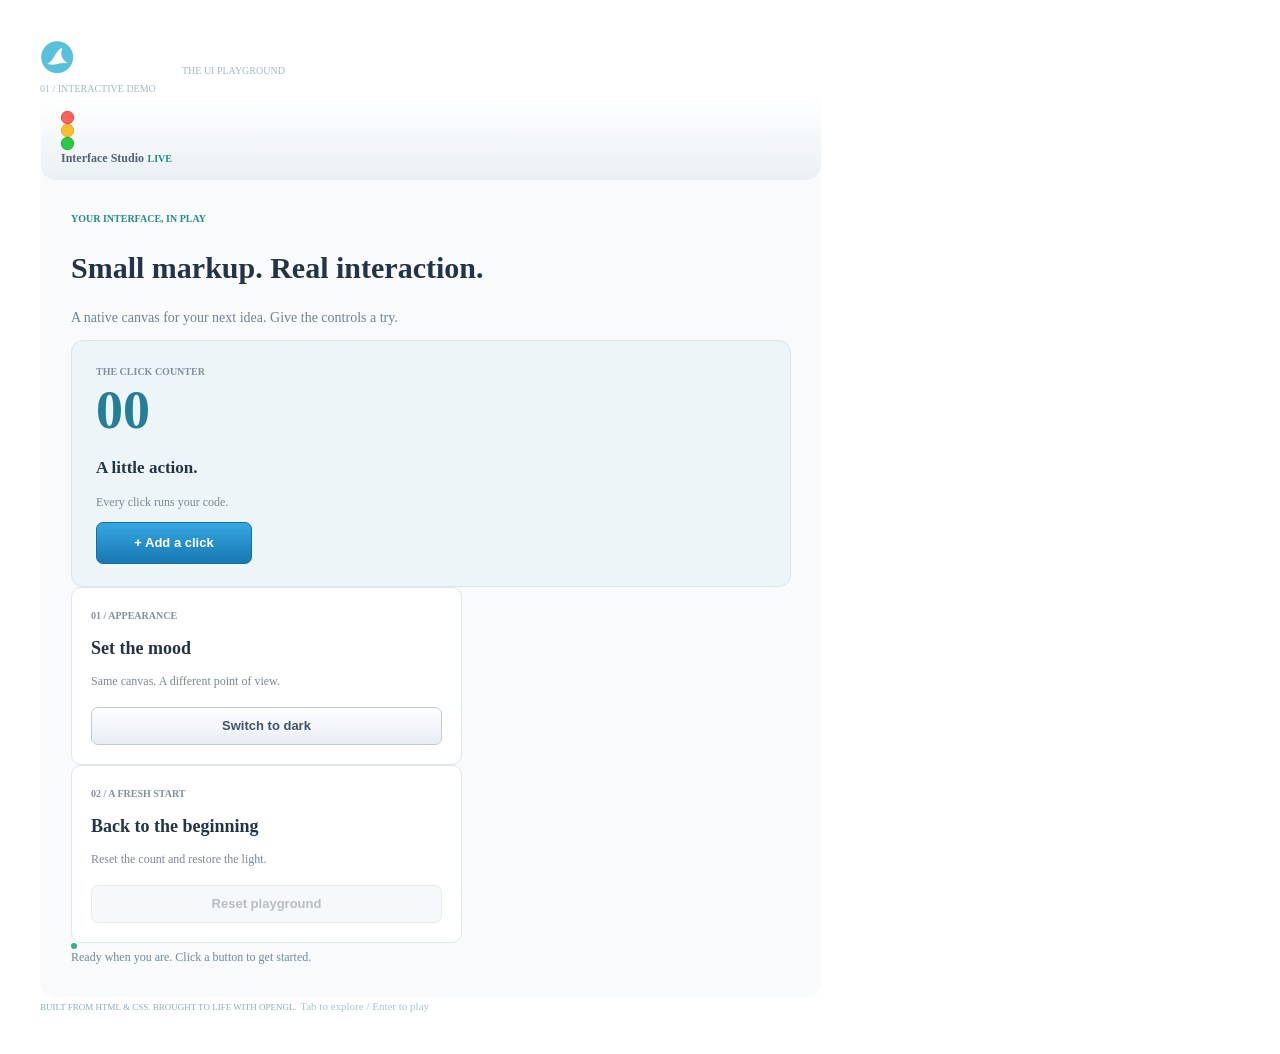
<file: src/GuiShark.Demo/Assets/index.html>
<!doctype html>
<html lang="en">
<head>
    <meta charset="utf-8">
    <title>GuiShark Playground</title>
    <link rel="stylesheet" href="styles.css">
</head>
<body>
    <header class="brand">
        <div class="brand-left">
            <img src="shark.png" class="logo">
            <span class="wordmark">GuiShark</span>
            <span class="brand-caption">THE UI PLAYGROUND</span>
        </div>
        <span class="version">01 / INTERACTIVE DEMO</span>
    </header>
    <main class="window">
        <header class="titlebar">
            <div class="traffic-lights">
                <div class="dot red"></div>
                <div class="dot yellow"></div>
                <div class="dot green"></div>
            </div>
            <span class="window-title">Interface Studio</span>
            <span class="live">LIVE</span>
        </header>
        <section class="workspace">
            <div class="intro">
                <span class="eyebrow">YOUR INTERFACE, IN PLAY</span>
                <h1>Small markup. Real interaction.</h1>
                <p class="subtitle">A native canvas for your next idea. Give the controls a try.</p>
            </div>
            <section class="counter-card">
                <div class="counter-copy">
                    <span class="section-label">THE CLICK COUNTER</span>
                    <div class="count-row">
                        <span id="count">00</span>
                        <div class="count-description">
                            <h3>A little action.</h3>
                            <p class="muted">Every click runs your code.</p>
                        </div>
                    </div>
                </div>
                <button id="increment" class="primary">+ Add a click</button>
            </section>
            <div class="options-row">
                <section class="option-card">
                    <span class="section-label">01 / APPEARANCE</span>
                    <h2>Set the mood</h2>
                    <p class="muted">Same canvas. A different point of view.</p>
                    <button id="theme">Switch to dark</button>
                </section>
                <section class="option-card">
                    <span class="section-label">02 / A FRESH START</span>
                    <h2>Back to the beginning</h2>
                    <p class="muted">Reset the count and restore the light.</p>
                    <button id="reset" disabled>Reset playground</button>
                </section>
            </div>
            <footer class="statusbar">
                <div class="status-dot"></div>
                <span id="status">Ready when you are. Click a button to get started.</span>
            </footer>
        </section>
    </main>
    <footer class="page-footer">
        <span class="footer-label">BUILT FROM HTML &amp; CSS. BROUGHT TO LIFE WITH OPENGL.</span>
        <span class="keyboard-hint">Tab to explore / Enter to play</span>
    </footer>
</body>
</html>
</file>
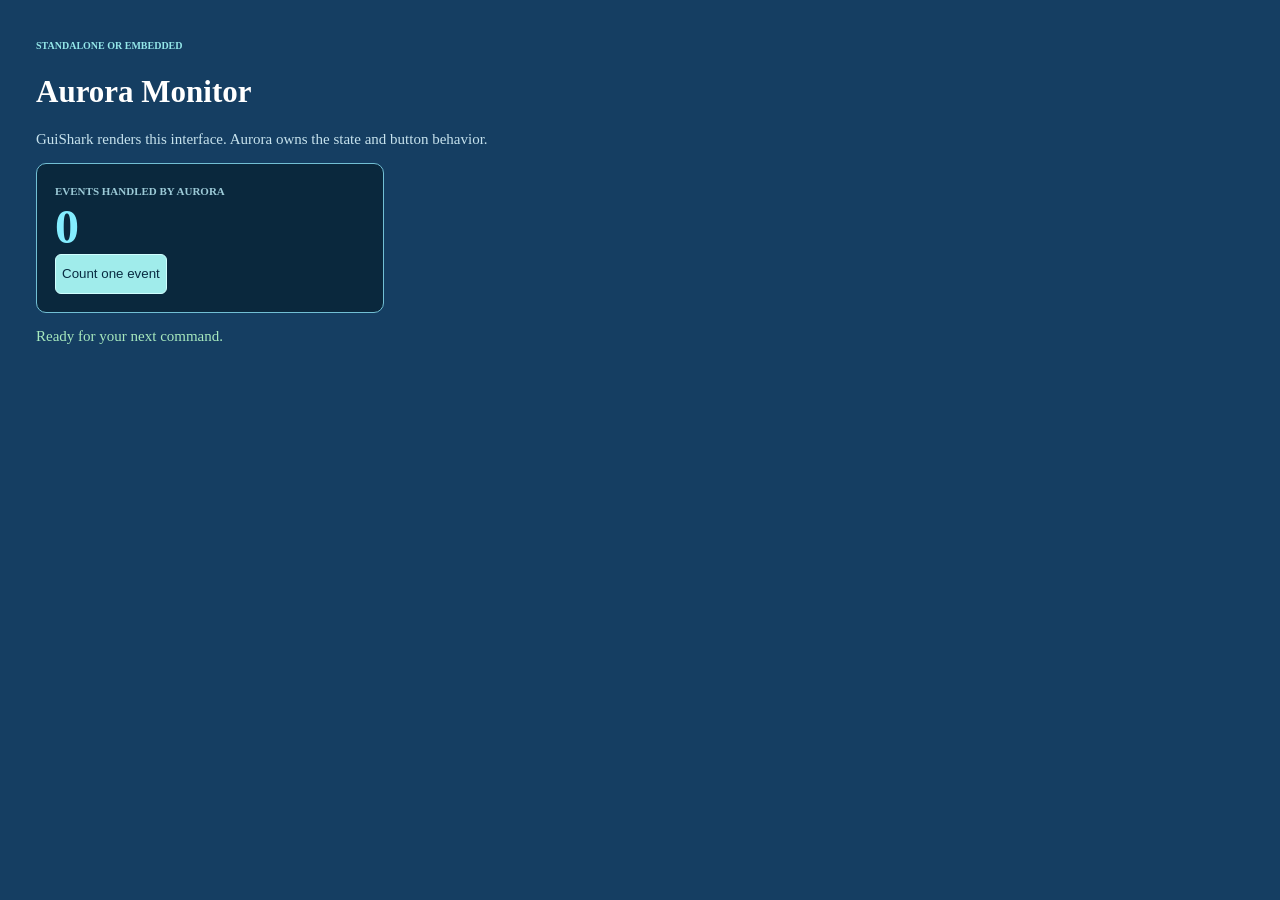
<file: src/demos/GuiShark.AuroraProcess/Assets/app.html>
<!doctype html><html><head><link rel="stylesheet" href="app.css"></head><body>
<span class="eyebrow">STANDALONE OR EMBEDDED</span>
<h1>Aurora Monitor</h1>
<p>GuiShark renders this interface. Aurora owns the state and button behavior.</p>
<div class="card"><span class="label">EVENTS HANDLED BY AURORA</span><div id="count">0</div><button id="increment">Count one event</button></div>
<p id="message">Ready for your next command.</p>
</body></html>
</file>
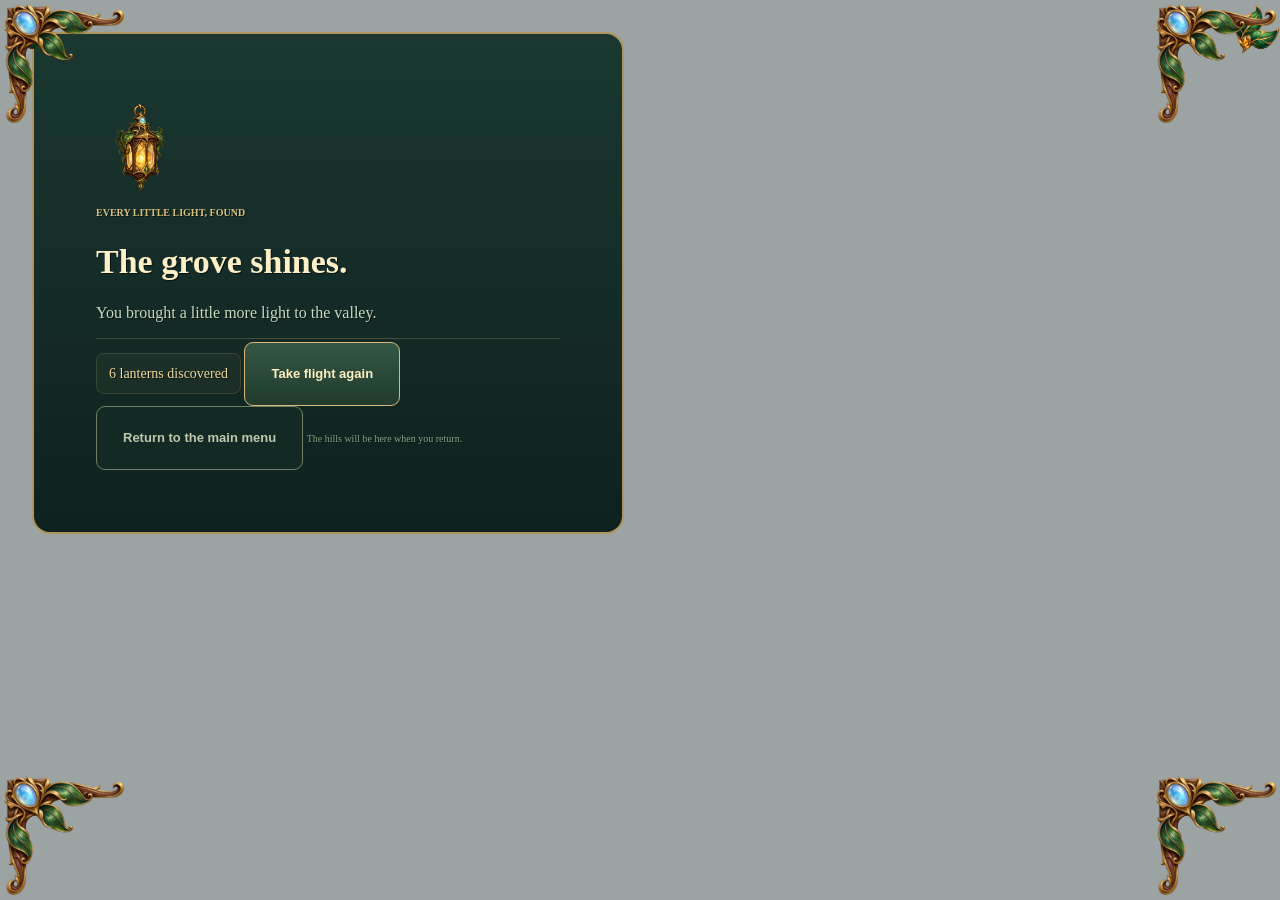
<file: src/demos/GuiShark.Balloon/Assets/complete.html>
<!doctype html><html><head><link rel="stylesheet" href="styles.css"></head><body class="modal">
<main class="pause-card">
    <div class="card-content">
    <div class="card-heading"><img class="relic" src="art/lantern-relic.png"><div class="title-group"><span class="eyebrow">EVERY LITTLE LIGHT, FOUND</span><h1>The grove shines.</h1></div></div>
    <p class="lead">You brought a little more light to the valley.</p><div class="rule"></div>
    <span id="summary" class="summary">6 lanterns discovered</span>
    <button id="again" class="primary"><span class="button-label">Take flight again</span><img class="button-leaf leaf-left" src="art/woodland-leaf.png"><img class="button-leaf leaf-right" src="art/woodland-leaf.png"></button>
    <button id="menu" class="quiet"><span class="button-label">Return to the main menu</span><img class="button-leaf leaf-left" src="art/woodland-leaf.png"><img class="button-leaf leaf-right" src="art/woodland-leaf.png"></button>
    <span class="fine-print">The hills will be here when you return.</span>
</div>
    <img class="frame-corner top-left" src="art/woodland-corner.png">
    <img class="frame-corner top-right" src="art/woodland-corner.png">
    <img class="frame-corner bottom-left" src="art/woodland-corner.png">
    <img class="frame-corner bottom-right" src="art/woodland-corner.png">
</main></body></html>
</file>
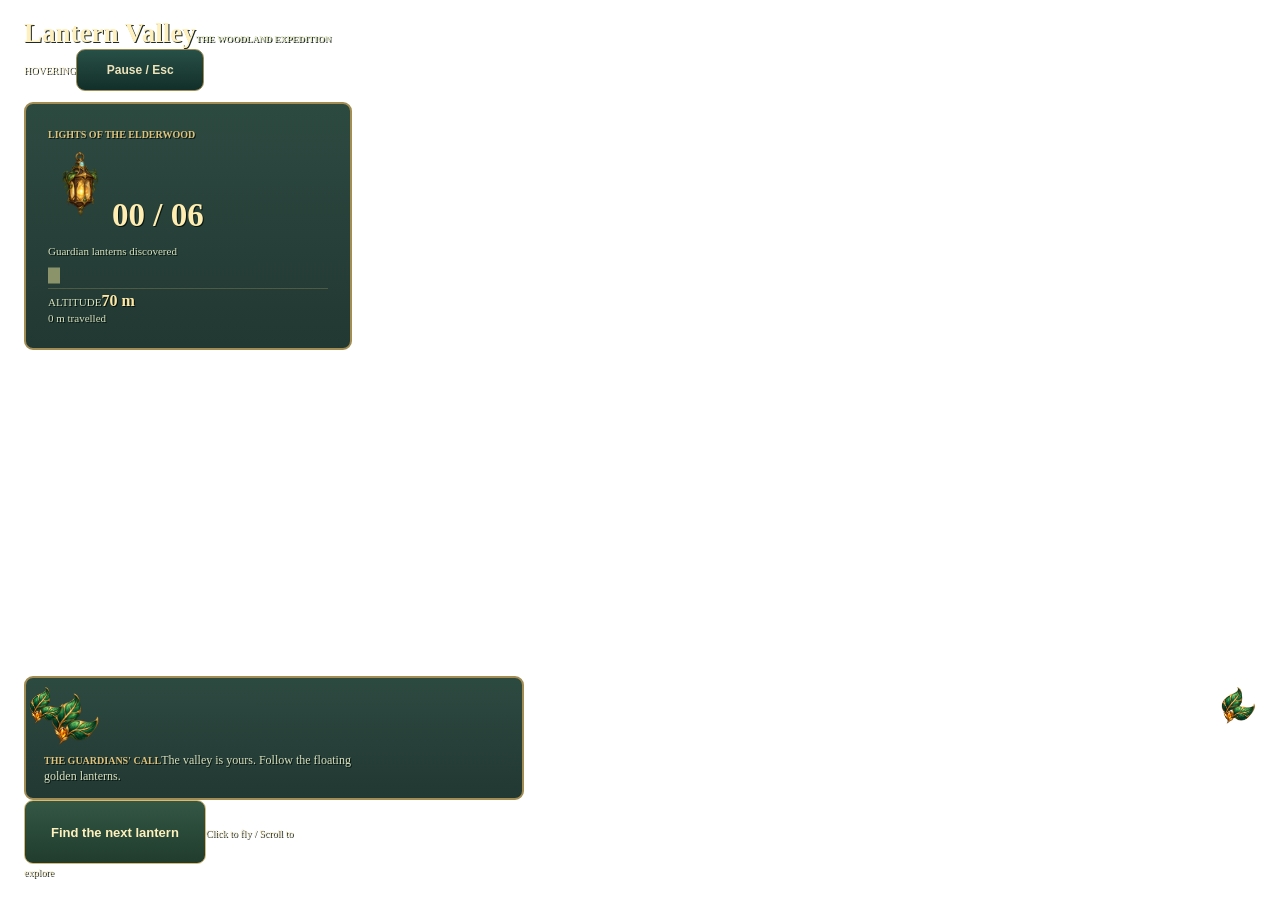
<file: src/demos/GuiShark.Balloon/Assets/hud.html>
<!doctype html><html><head><link rel="stylesheet" href="styles.css"></head><body class="hud">
<header class="topbar">
    <div class="brand"><span class="brand-title">Lantern Valley</span><span class="brand-caption">THE WOODLAND EXPEDITION</span></div>
    <div class="top-actions"><span id="course" class="course">HOVERING</span><button id="pause" class="small"><span class="button-label">Pause / Esc</span><img class="button-leaf leaf-left" src="art/woodland-leaf.png"><img class="button-leaf leaf-right" src="art/woodland-leaf.png"></button></div>
</header>
<section class="collection woodland-panel">
    <span class="eyebrow">LIGHTS OF THE ELDERWOOD</span>
    <div class="progress-heading"><img class="hud-relic" src="art/lantern-relic.png"><span id="progress" class="progress">00 / 06</span></div>
    <p class="muted">Guardian lanterns discovered</p>
    <div class="lantern-slots">
        <span id="lantern-0" class="lantern-slot"></span>
        <span id="lantern-1" class="lantern-slot"></span>
        <span id="lantern-2" class="lantern-slot"></span>
        <span id="lantern-3" class="lantern-slot"></span>
        <span id="lantern-4" class="lantern-slot"></span>
        <span id="lantern-5" class="lantern-slot"></span>
    </div><div class="rule"></div>
    <div class="telemetry"><span class="muted">ALTITUDE</span><span id="altitude" class="altitude">70 m</span></div>
    <span id="distance" class="muted">0 m travelled</span>
</section>
<footer class="bottom-bar">
    <div class="objective woodland-panel"><img class="objective-leaf" src="art/woodland-leaf.png"><div class="objective-copy"><span class="eyebrow">THE GUARDIANS' CALL</span><span id="message">The valley is yours. Follow the floating golden lanterns.</span></div></div>
    <div class="navigation"><button id="guide" class="primary"><span class="button-label">Find the next lantern</span><img class="button-leaf leaf-left" src="art/woodland-leaf.png"><img class="button-leaf leaf-right" src="art/woodland-leaf.png"></button><span class="hint">Click to fly / Scroll to explore</span></div>
</footer>
</body></html>
</file>
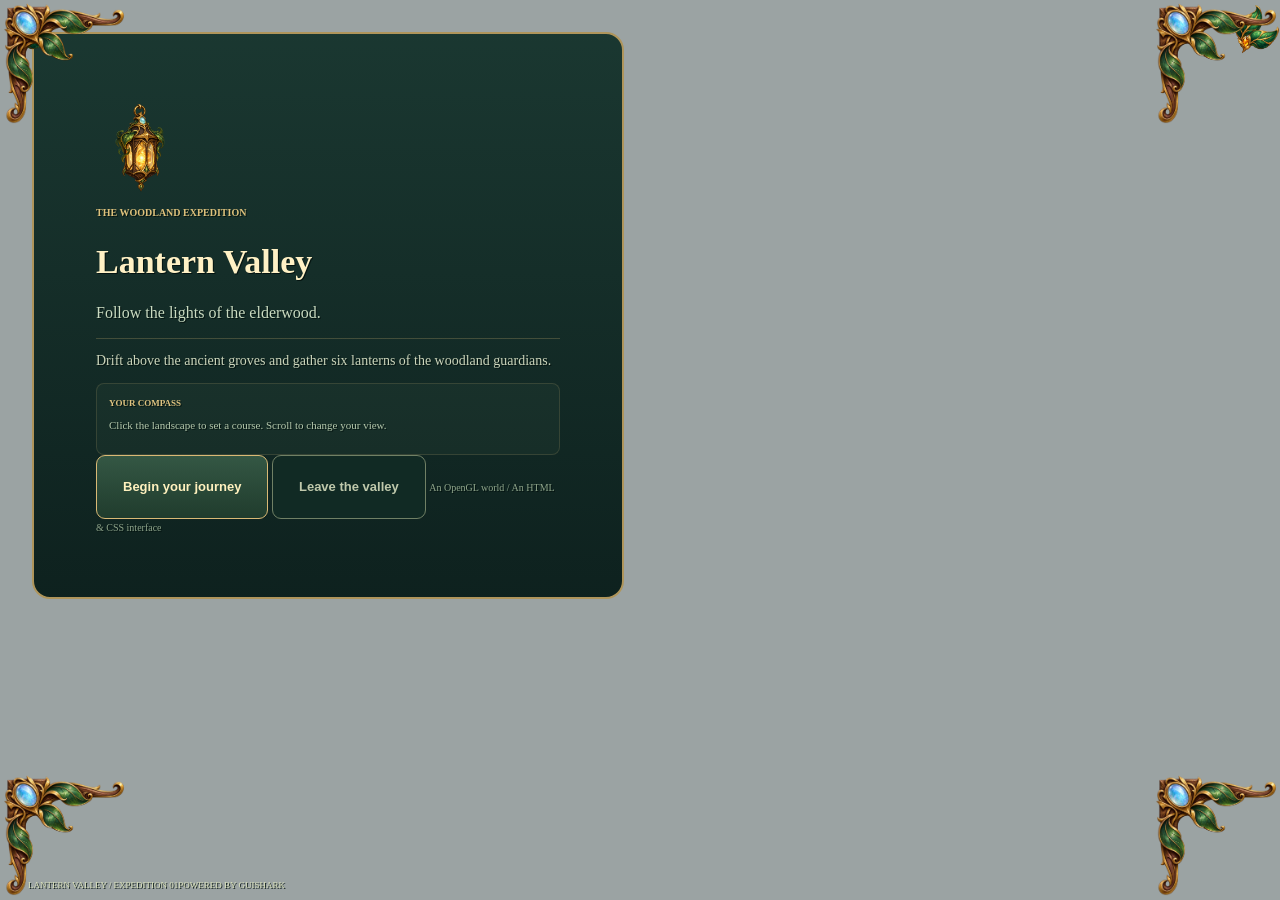
<file: src/demos/GuiShark.Balloon/Assets/menu.html>
<!doctype html><html><head><link rel="stylesheet" href="styles.css"></head><body class="modal">
<main class="menu-card">
    <div class="card-content">
    <div class="card-heading">
        <img class="relic" src="art/lantern-relic.png">
        <div class="title-group"><span class="eyebrow">THE WOODLAND EXPEDITION</span><h1>Lantern Valley</h1></div>
    </div>
    <p class="lead">Follow the lights of the elderwood.</p>
    <div class="rule"></div>
    <p class="description">Drift above the ancient groves and gather six lanterns of the woodland guardians.</p>
    <div class="instruction"><span class="instruction-label">YOUR COMPASS</span><p>Click the landscape to set a course. Scroll to change your view.</p></div>
    <button id="play" class="primary"><span class="button-label">Begin your journey</span><img class="button-leaf leaf-left" src="art/woodland-leaf.png"><img class="button-leaf leaf-right" src="art/woodland-leaf.png"></button>
    <button id="quit" class="quiet"><span class="button-label">Leave the valley</span><img class="button-leaf leaf-left" src="art/woodland-leaf.png"><img class="button-leaf leaf-right" src="art/woodland-leaf.png"></button>
    <span class="fine-print">An OpenGL world / An HTML &amp; CSS interface</span>
</div>
    <img class="frame-corner top-left" src="art/woodland-corner.png">
    <img class="frame-corner top-right" src="art/woodland-corner.png">
    <img class="frame-corner bottom-left" src="art/woodland-corner.png">
    <img class="frame-corner bottom-right" src="art/woodland-corner.png">
</main>
<footer class="signature"><span>LANTERN VALLEY / EXPEDITION 01</span><span class="signature-right">POWERED BY GUISHARK</span></footer>
</body></html>
</file>
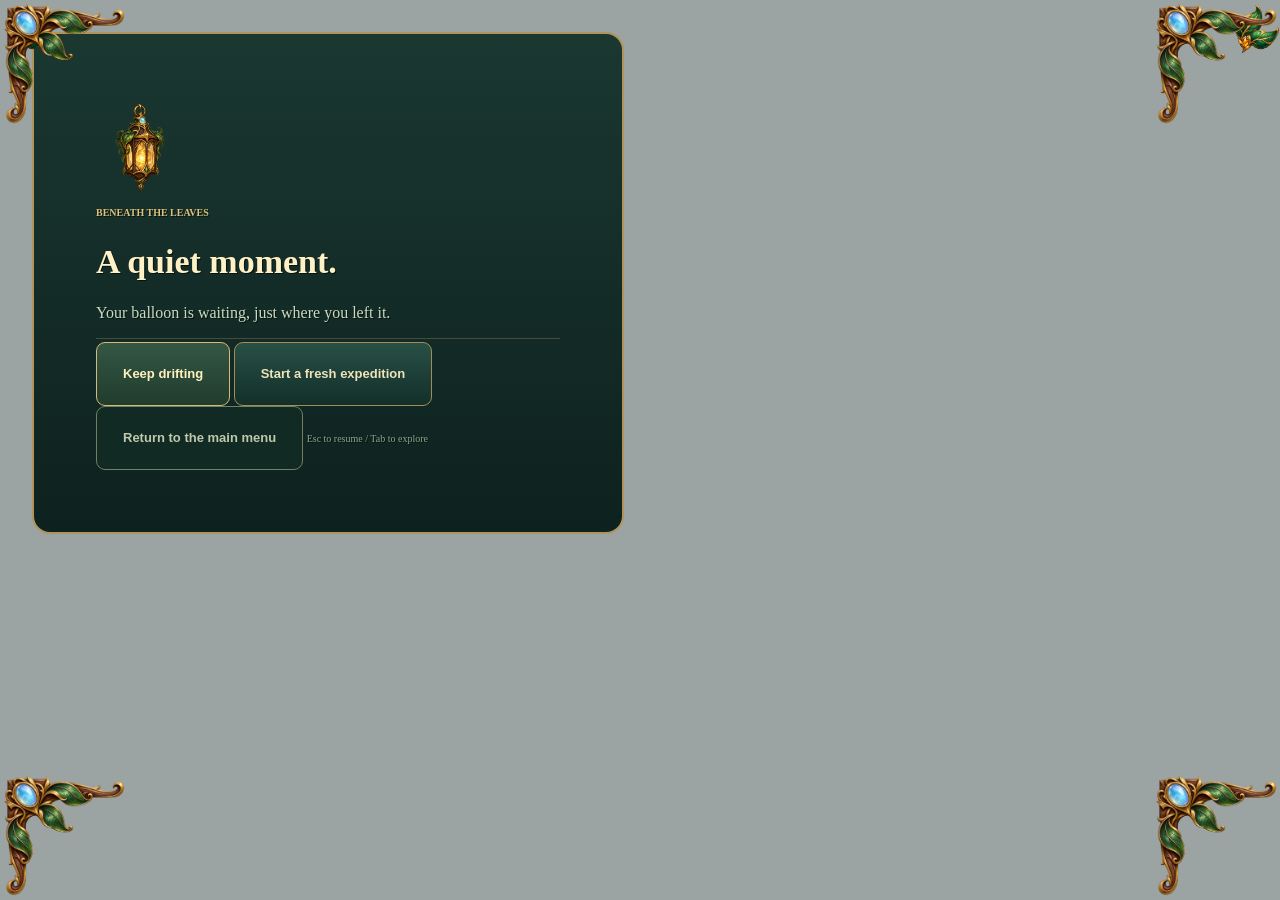
<file: src/demos/GuiShark.Balloon/Assets/pause.html>
<!doctype html><html><head><link rel="stylesheet" href="styles.css"></head><body class="modal">
<main class="pause-card">
    <div class="card-content">
    <div class="card-heading"><img class="relic" src="art/lantern-relic.png"><div class="title-group"><span class="eyebrow">BENEATH THE LEAVES</span><h1>A quiet moment.</h1></div></div>
    <p class="lead">Your balloon is waiting, just where you left it.</p><div class="rule"></div>
    <button id="resume" class="primary"><span class="button-label">Keep drifting</span><img class="button-leaf leaf-left" src="art/woodland-leaf.png"><img class="button-leaf leaf-right" src="art/woodland-leaf.png"></button>
    <button id="restart"><span class="button-label">Start a fresh expedition</span><img class="button-leaf leaf-left" src="art/woodland-leaf.png"><img class="button-leaf leaf-right" src="art/woodland-leaf.png"></button>
    <button id="menu" class="quiet"><span class="button-label">Return to the main menu</span><img class="button-leaf leaf-left" src="art/woodland-leaf.png"><img class="button-leaf leaf-right" src="art/woodland-leaf.png"></button>
    <span class="fine-print">Esc to resume / Tab to explore</span>
</div>
    <img class="frame-corner top-left" src="art/woodland-corner.png">
    <img class="frame-corner top-right" src="art/woodland-corner.png">
    <img class="frame-corner bottom-left" src="art/woodland-corner.png">
    <img class="frame-corner bottom-right" src="art/woodland-corner.png">
</main></body></html>
</file>
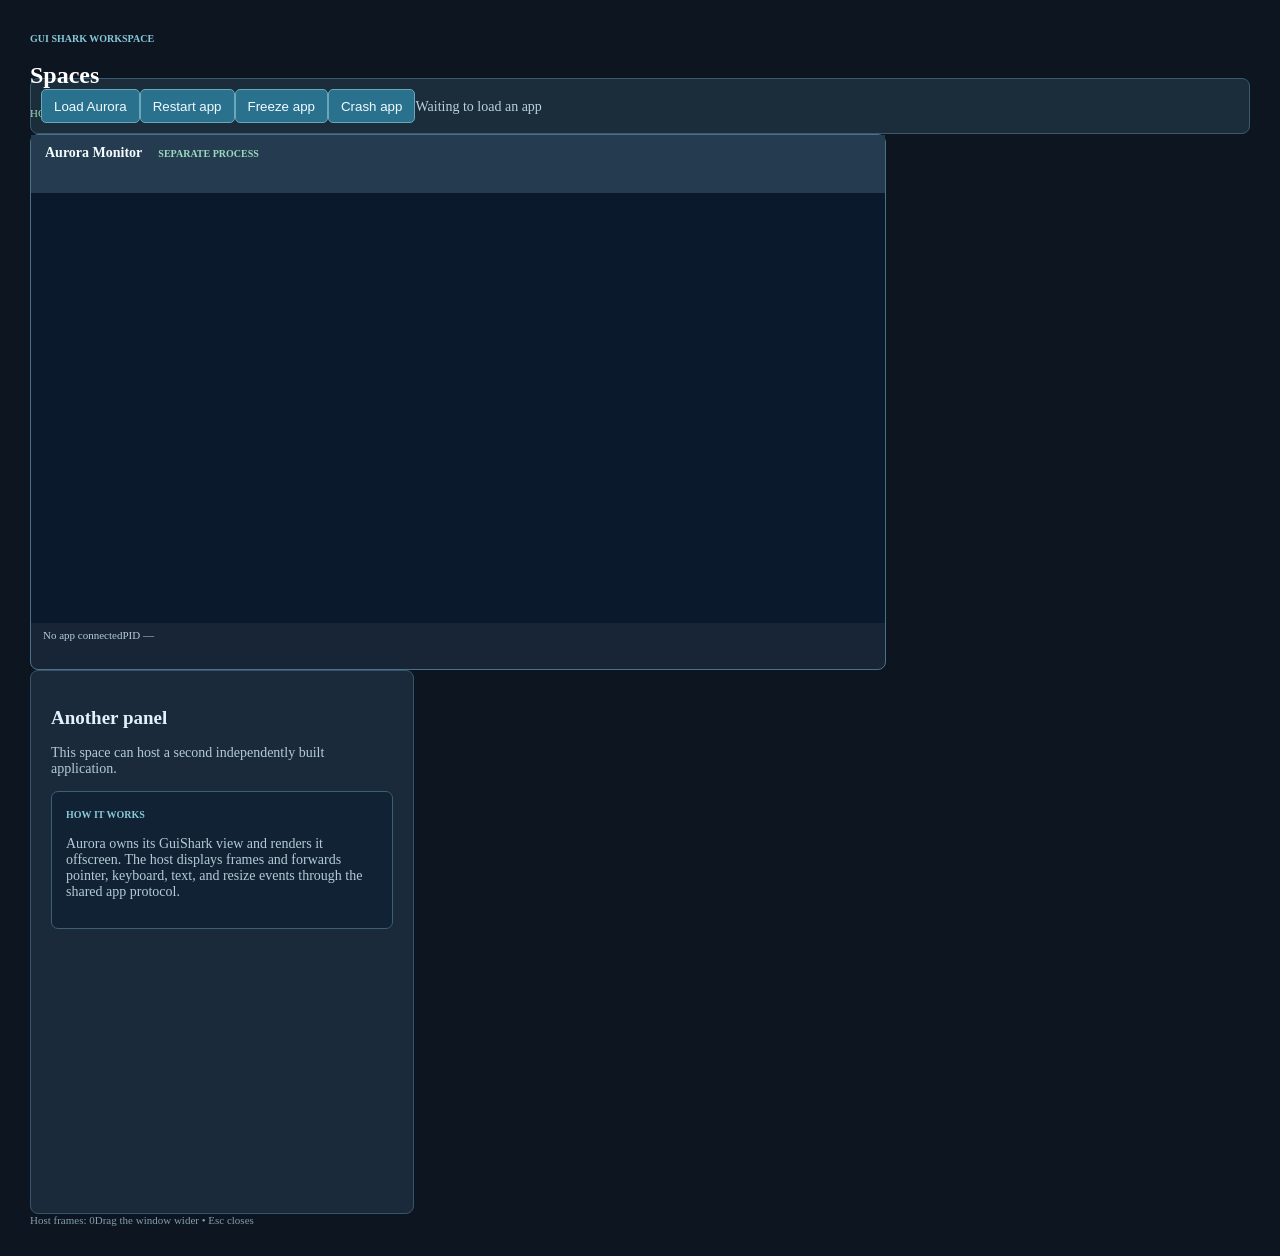
<file: src/demos/GuiShark.ProcessHost/Assets/host.html>
<!doctype html><html><head><link rel="stylesheet" href="host.css"></head><body>
<header><div><span class="eyebrow">GUI SHARK WORKSPACE</span><h1>Spaces</h1></div><span id="clock">HOST LIVE</span></header>
<div class="toolbar"><button id="load">Load Aurora</button><button id="restart">Restart app</button><button id="freeze">Freeze app</button><button id="crash">Crash app</button><span id="status">Waiting to load an app</span></div>
<main><section class="app-shell"><div class="tab"><span>Aurora Monitor</span><span class="tag">SEPARATE PROCESS</span></div><div id="app-panel"></div><div class="panel-footer"><span id="app-status">No app connected</span><span id="pid">PID —</span></div></section>
<section class="side"><h2>Another panel</h2><p>This space can host a second independently built application.</p><div class="note"><span class="eyebrow">HOW IT WORKS</span><p>Aurora owns its GuiShark view and renders it offscreen. The host displays frames and forwards pointer, keyboard, text, and resize events through the shared app protocol.</p></div></section></main>
<footer><span id="frames">Host frames: 0</span><span>Drag the window wider • Esc closes</span></footer>
</body></html>
</file>
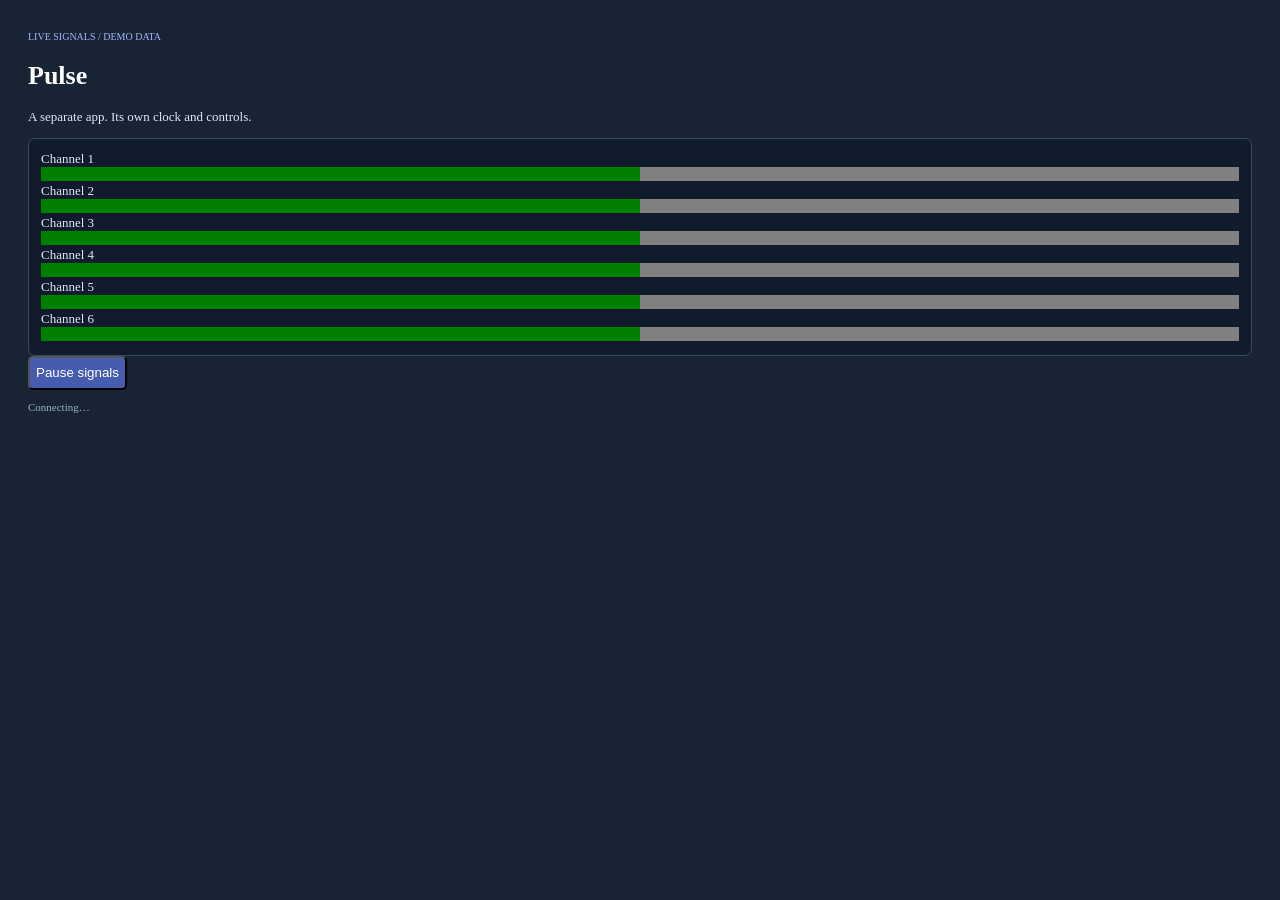
<file: src/demos/GuiShark.PulseProcess/Assets/app.html>
<!doctype html><html><head><link rel="stylesheet" href="app.css"></head><body>
<span class="eyebrow">LIVE SIGNALS / DEMO DATA</span><h1>Pulse</h1><p>A separate app. Its own clock and controls.</p>
<div class="card"><span>Channel 1</span><progress id="signal0" max="100" value="50"></progress><span>Channel 2</span><progress id="signal1" max="100" value="50"></progress><span>Channel 3</span><progress id="signal2" max="100" value="50"></progress><span>Channel 4</span><progress id="signal3" max="100" value="50"></progress><span>Channel 5</span><progress id="signal4" max="100" value="50"></progress><span>Channel 6</span><progress id="signal5" max="100" value="50"></progress></div>
<button id="toggle">Pause signals</button><p id="time">Connecting…</p></body></html>
</file>
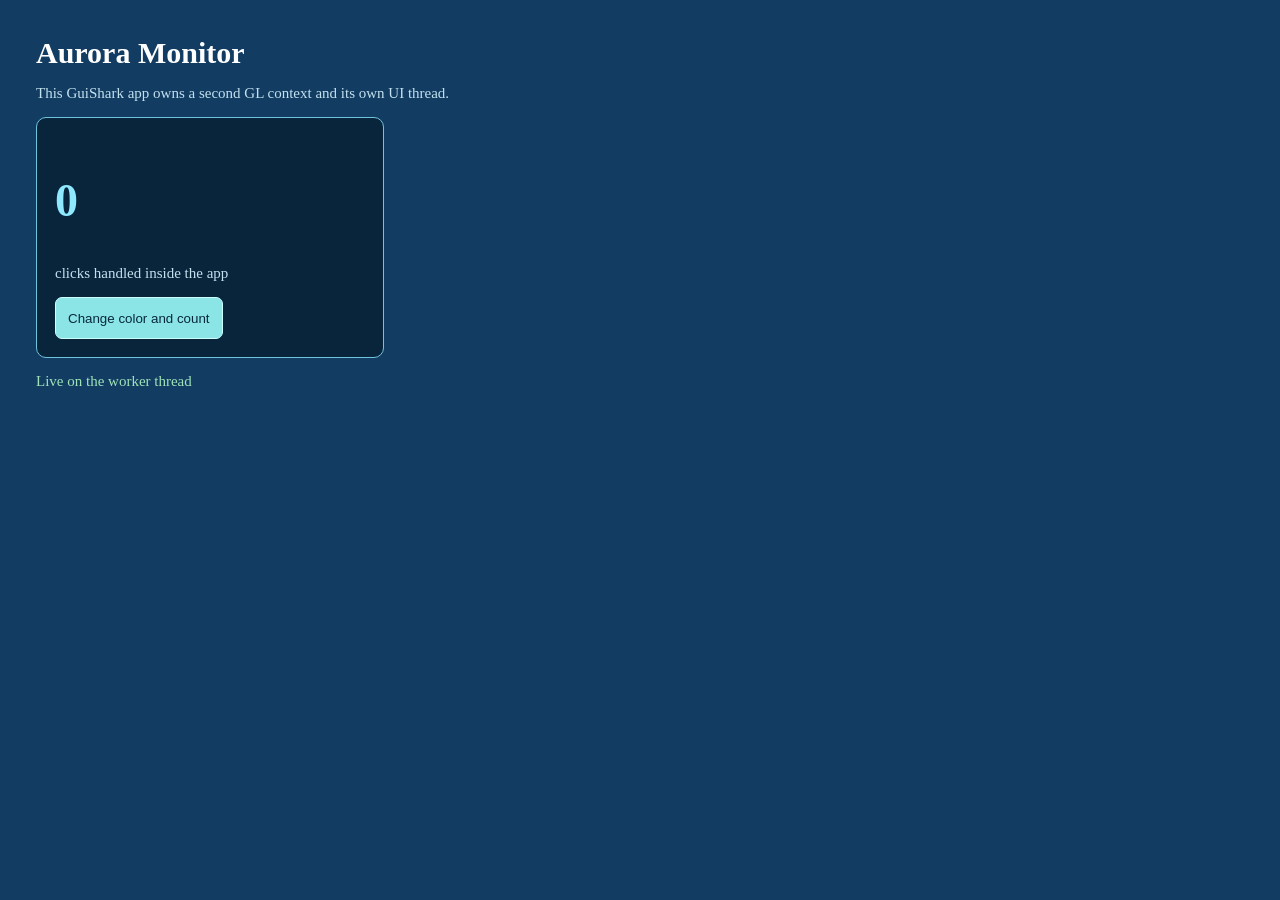
<file: src/demos/GuiShark.ThreadedHost/Assets/app.html>
<!doctype html><html><head><link rel="stylesheet" href="app.css"></head><body>
<div class="title">Aurora Monitor</div>
<p>This GuiShark app owns a second GL context and its own UI thread.</p>
<div class="card"><h2 id="count">0</h2><p>clicks handled inside the app</p><button id="increment">Change color and count</button></div>
<p id="state">Live on the worker thread</p>
</body></html>
</file>
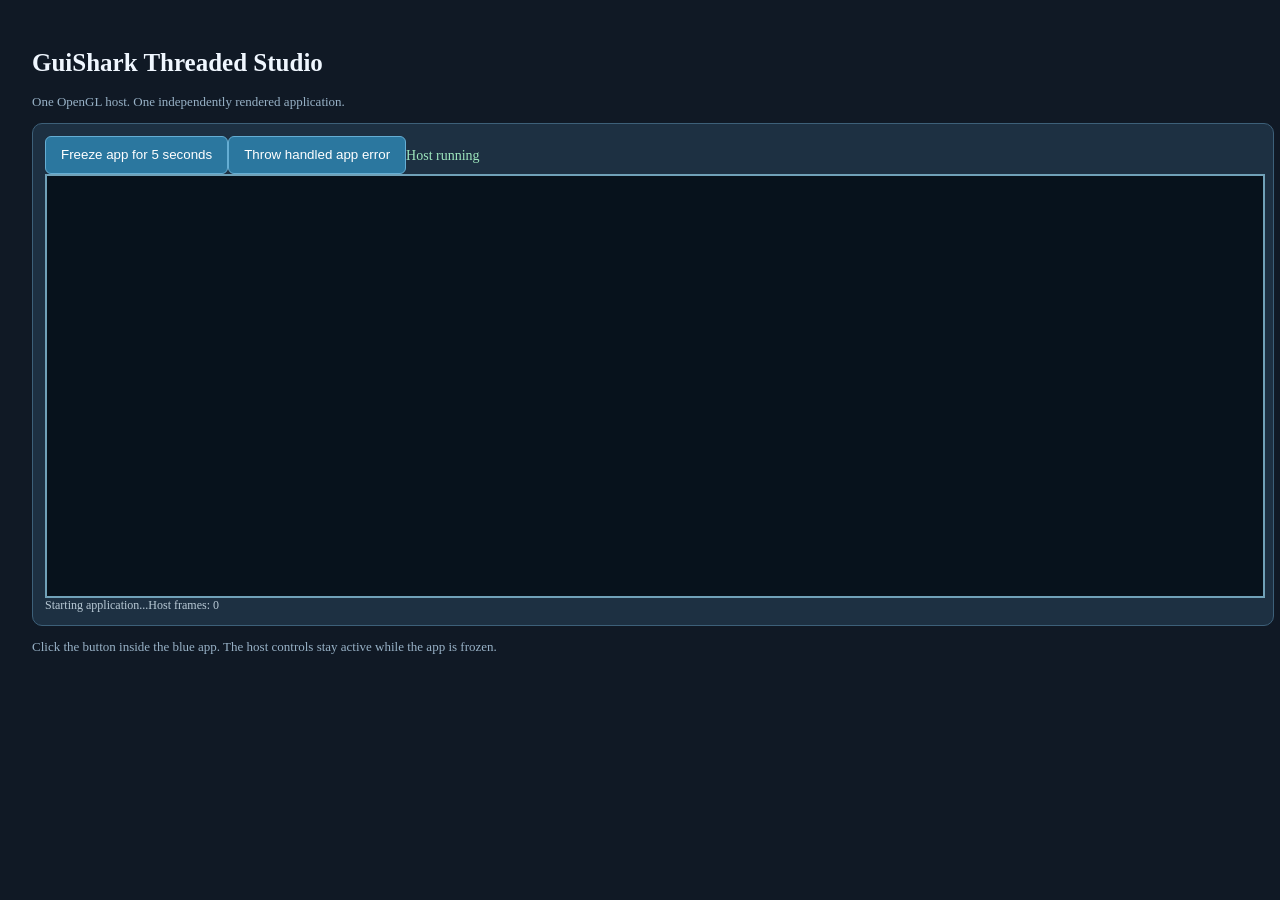
<file: src/demos/GuiShark.ThreadedHost/Assets/host.html>
<!doctype html><html><head><link rel="stylesheet" href="host.css"></head><body>
<header><h1>GuiShark Threaded Studio</h1><p>One OpenGL host. One independently rendered application.</p></header>
<main>
<div class="toolbar"><button id="freeze">Freeze app for 5 seconds</button><button id="error">Throw handled app error</button><span id="host-status">Host running</span></div>
<div id="viewport"></div>
<div class="footer"><span id="worker-status">Starting application...</span><span id="frames">Host frames: 0</span></div>
</main>
<p class="hint">Click the button inside the blue app. The host controls stay active while the app is frozen.</p>
</body></html>
</file>
<file: src/GuiShark.Demo/Assets/styles.css>
/* GuiShark's documented subset uses border-box sizing and column flow by default. */
body { padding: 32px; align-items: center; justify-content: center; gap: 20px; color: #243447; font-size: 14px; }
.brand { width: 780px; max-width: 100%; flex-direction: row; align-items: center; justify-content: space-between; }
.brand-left { flex-direction: row; gap: 12px; align-items: center; }
.logo { width: 34px; height: 34px; }
.wordmark { font-size: 22px; font-weight: bold; color: #ffffff; }
.brand-caption { font-size: 10px; color: #a1b9c9; margin: 0px 0px 0px 8px; }
.version { font-size: 10px; color: #a1b9c9; }
.window { width: 780px; max-width: 100%; background: #f8fafc; border: 1px solid #ffffff90; border-radius: 16px; }
.titlebar { padding: 14px 20px; flex-direction: row; align-items: center; justify-content: space-between; background: linear-gradient(to bottom, #ffffff, #eaf0f5); border-radius: 15px; }
.traffic-lights { flex-direction: row; gap: 7px; width: 70px; }
.dot { width: 11px; height: 11px; border-radius: 6px; }
.red { background: #ff625a; border: 1px solid #e34b43; }
.yellow { background: #ffbd2e; border: 1px solid #e3a821; }
.green { background: #2acb42; border: 1px solid #22af36; }
.window-title { font-size: 12px; font-weight: bold; color: #526174; }
.live { width: 70px; text-align: right; font-size: 10px; font-weight: bold; color: #238b79; }
.workspace { padding: 30px; gap: 23px; }
.intro { gap: 8px; }
.eyebrow { color: #248b89; font-weight: bold; font-size: 10px; }
h1 { font-size: 30px; font-weight: bold; }
h2 { font-size: 18px; font-weight: bold; }
h3 { font-size: 17px; font-weight: bold; }
.subtitle { color: #738194; font-size: 14px; }
.muted { color: #7b8797; font-size: 12px; }
.counter-card { flex-direction: row; align-items: center; justify-content: space-between; padding: 22px 24px; background: #edf5f8; border: 1px solid #d8e6ed; border-radius: 12px; }
.counter-copy { width: 400px; gap: 3px; }
.section-label { font-size: 10px; font-weight: bold; color: #81909f; }
.count-row { flex-direction: row; align-items: center; gap: 18px; }
#count { font-size: 54px; font-weight: bold; color: #257e97; width: 82px; }
.count-description { gap: 4px; }
button { height: 38px; padding: 0px 18px; font-size: 13px; font-weight: bold; color: #40546a; background: linear-gradient(to bottom, #ffffff, #e8edf3); border: 1px solid #bdcbd7; border-radius: 7px; }
button:hover { background: linear-gradient(to bottom, #ffffff, #dbe8f2); border-color: #819caf; }
button:focus { border: 2px solid #45a8df; }
button:active { background: linear-gradient(to bottom, #c9dbe9, #e2ebf3); }
button:disabled { opacity: 0.38; background: #e8edf3; border-color: #bdcbd7; }
button.primary { width: 156px; height: 42px; color: #ffffff; background: linear-gradient(to bottom, #37a6df, #1778b3); border: 1px solid #126eaa; }
button.primary:hover { background: linear-gradient(to bottom, #50b7ed, #238ac5); }
button.primary:active { background: linear-gradient(to bottom, #15669d, #298fc8); }
button.primary:focus { border: 2px solid #9bd8ff; }
.options-row { flex-direction: row; gap: 18px; }
.option-card { width: 48.75%; padding: 19px; gap: 10px; background: #ffffff; border: 1px solid #e0e6ed; border-radius: 10px; }
.option-card button { margin: 6px 0px 0px 0px; width: 100%; }
.statusbar { flex-direction: row; gap: 9px; align-items: center; height: 24px; }
.status-dot { width: 6px; height: 6px; border-radius: 3px; background: #37ae8b; }
#status { font-size: 12px; color: #758699; }
.page-footer { width: 780px; max-width: 100%; flex-direction: row; justify-content: space-between; align-items: center; }
.footer-label { font-size: 9px; color: #91aabb; }
.keyboard-hint { font-size: 11px; color: #aec1ce; }
.dark .window { background: #202d3c; border-color: #526478; color: #e1eaf3; }
.dark .titlebar { background: linear-gradient(to bottom, #35475a, #293a4c); }
.dark .window-title { color: #bbccdc; }
.dark .live { color: #69d9c0; }
.dark .eyebrow { color: #70cbc7; }
.dark .subtitle { color: #9db0c3; }
.dark .muted { color: #9aadc1; }
.dark .section-label { color: #8da8bd; }
.dark .counter-card { background: #263d4f; border-color: #395468; }
.dark #count { color: #74d0e9; }
.dark .option-card { background: #29394a; border-color: #3e5367; }
.dark button { color: #e1edf7; background: linear-gradient(to bottom, #4e6880, #3a5065); border-color: #607f98; }
.dark button:hover { background: linear-gradient(to bottom, #607f99, #47657e); }
.dark button:active { background: #30495e; }
.dark button:focus { border-color: #75c7fa; }
.dark button:disabled { opacity: 0.38; }
.dark button.primary { background: linear-gradient(to bottom, #37a6df, #1778b3); }
.dark button.primary:hover { background: linear-gradient(to bottom, #50b7ed, #238ac5); }
.dark button.primary:active { background: #15669d; }
.dark #status { color: #9db0c3; }
</file>
<file: src/demos/GuiShark.AuroraProcess/Assets/app.css>
body { overflow-y: auto; padding: 28px; gap: 18px; background: #153e62; color: #e7f7ff; font-size: 15px; }
.eyebrow { font-size: 10px; font-weight: bold; color: #94e7e9; }
h1 { font-size: 31px; font-weight: bold; color: #ffffff; }
p { color: #c6e2ed; }
.card { width: 310px; padding: 18px; gap: 9px; background: #0a283d; border: 1px solid #72bfd4; border-radius: 10px; }
.label { font-size: 11px; font-weight: bold; color: #9ccad7; }
#count { font-size: 48px; font-weight: bold; color: #84edff; }
button { height: 40px; color: #092c42; background: #a0eceb; border: 1px solid #d0ffff; border-radius: 6px; }
button:hover { background: #cbffff; }
#message { color: #a7e9be; }
</file>
<file: src/demos/GuiShark.Balloon/Assets/styles.css>
/* Rich fixed-size ornament on large windows; restrained shader-drawn trim on the HUD. */
body { color: #f4e5bc; font-size: 14px; text-shadow: 1px 1px #03120ee6; }
.modal { padding: 24px; align-items: center; justify-content: center; background: #071b1966; }
.menu-card, .pause-card {
    width: 588px; max-width: 100%; padding: 0px;
    background: linear-gradient(to bottom, #15332cf5, #081c19f5);
    border: 2px solid #af955b; border-radius: 18px; -guishark-background-inset: 4px;
}
.card-content { padding: 62px; gap: 12px; }
.frame-corner { position: absolute; width: 128px; height: 128px; object-fit: contain; pointer-events: none; }
.top-left { top: 0px; left: 0px; }
.top-right { top: 0px; right: 0px; -guishark-object-flip: horizontal; }
.bottom-left { bottom: 0px; left: 0px; -guishark-object-flip: vertical; }
.bottom-right { bottom: 0px; right: 0px; -guishark-object-flip: both; }
.card-heading { flex-direction: row; align-items: center; gap: 12px; }
.relic { width: 88px; height: 104px; object-fit: contain; pointer-events: none; }
.title-group { gap: 4px; flex-grow: 1; }
.eyebrow { font-size: 10px; font-weight: bold; color: #dfc27c; }
h1 { font-size: 34px; font-weight: bold; color: #fff1c5; }
.lead { font-size: 16px; color: #cadbc1; }
.description { font-size: 14px; color: #ccd5bb; }
.rule { height: 1px; background: linear-gradient(to bottom, #bca56b70, #bca56b20); margin: 3px 0px; }
.instruction { padding: 12px; gap: 5px; background: #a3c69a0b; border: 1px solid #bca56b30; border-radius: 8px; color: #b6c9ad; font-size: 11px; }
.instruction-label { font-size: 9px; font-weight: bold; color: #e0c480; }
button {
    height: 64px; padding: 0px 26px; justify-content: center;
    font-size: 13px; font-weight: bold; color: #eee3bb;
    background: linear-gradient(to bottom, #285046, #122f29);
    border: 1px solid #a38d53; border-radius: 9px; pointer-events: auto;
}
button:hover { background: linear-gradient(to bottom, #3a6350, #1b4437); border-color: #f0d18b; color: #fff4ce; }
button:active { background: #102a23; border-color: #947c44; color: #dfd4ad; }
button:focus { border: 2px solid #f4d989; }
button.primary { background: linear-gradient(to bottom, #345744, #203c2d); border-color: #d9b975; color: #fff1be; }
button.primary:hover { background: linear-gradient(to bottom, #4d7150, #294e37); border-color: #ffe7a4; color: #ffffff; }
button.primary:active { background: #1c3527; }
button.quiet { background: #112a24; border-color: #708065; color: #c0c9ac; }
button.quiet:hover { background: #28453a; border-color: #b4bd8e; }
button:disabled { opacity: 0.5; }
.button-leaf { position: absolute; width: 52px; height: 52px; top: 4px; object-fit: contain; pointer-events: none; -guishark-image-tint: #c4cbb1; }
.leaf-left { left: 0px; }
.leaf-right { right: 0px; -guishark-object-flip: horizontal; }
button:hover .button-leaf { -guishark-image-tint: #ffffff; }
button:active .button-leaf { -guishark-image-tint: #9fac90; }
.fine-print { text-align: center; font-size: 10px; color: #8fa58b; margin: 3px 0px 0px 0px; }
.signature { position: absolute; left: 28px; right: 28px; bottom: 10px; flex-direction: row; justify-content: space-between; font-size: 9px; color: #d8dfba; }
.signature-right { text-align: right; }
.hud { pointer-events: none; }
.topbar { position: absolute; left: 24px; right: 24px; top: 18px; flex-direction: row; justify-content: space-between; align-items: center; }
.brand { gap: 4px; }
.brand-title { font-size: 27px; font-weight: bold; color: #fff0c0; }
.brand-caption { font-size: 9px; font-weight: bold; color: #e4e9c5; }
.top-actions { flex-direction: row; gap: 18px; align-items: center; }
.course { font-size: 10px; color: #fff4d4; }
button.small { height: 42px; width: 128px; padding: 0px 12px; font-size: 12px; }
button.small .button-leaf { display: none; }
.woodland-panel { background: linear-gradient(to bottom, #18382ee8, #0c241ee8); border: 2px solid #a38d53; border-radius: 9px; }
.collection { position: absolute; top: 102px; left: 24px; width: 280px; padding: 22px; gap: 8px; }
.progress-heading { flex-direction: row; align-items: center; gap: 14px; }
.hud-relic { width: 64px; height: 84px; object-fit: contain; }
.progress { font-size: 33px; font-weight: bold; color: #ffedb2; }
.muted { font-size: 11px; color: #d6e0bc; }
.lantern-slots { flex-direction: row; gap: 9px; margin: 4px 0px; }
.lantern-slot { width: 22px; height: 14px; border-radius: 7px; border: 1px solid #8b936b; background: #17372c; }
.lantern-slot.found { background: linear-gradient(to bottom, #ffe7a1, #c6933b); border-color: #ffedae; }
.telemetry { flex-direction: row; align-items: center; justify-content: space-between; }
.altitude { font-size: 16px; font-weight: bold; color: #ffe8a6; }
.bottom-bar { position: absolute; left: 24px; right: 24px; bottom: 20px; flex-direction: row; justify-content: space-between; align-items: flex-end; }
.objective { width: 460px; padding: 14px 18px; gap: 14px; flex-direction: row; align-items: center; }
.objective-leaf { width: 56px; height: 56px; object-fit: contain; }
.objective-copy { width: 340px; gap: 7px; }
#message { font-size: 12px; color: #d7dfbd; }
.navigation { width: 280px; gap: 8px; }
.navigation .button-leaf { width: 40px; height: 40px; top: 10px; }
.hint { text-align: center; font-size: 10px; color: #f4e8c3; }
.summary { text-align: center; padding: 12px; background: #bca56b0d; border: 1px solid #bca56b30; border-radius: 8px; color: #f4db9b; }
</file>
<file: src/demos/GuiShark.ProcessHost/Assets/host.css>
body { padding: 22px; gap: 14px; background: #0d1521; color: #e4f1fc; font-size: 14px; }
header, .toolbar, main, footer, .panel-footer { flex-direction: row; align-items: center; justify-content: space-between; }
header { height: 48px; }
.eyebrow { font-size: 10px; font-weight: bold; color: #88c8d8; }
h1 { font-size: 24px; font-weight: bold; color: #ffffff; }
#clock { color: #9bdab4; font-size: 11px; }
.toolbar { gap: 10px; justify-content: flex-start; padding: 10px; background: #1b2c3b; border: 1px solid #3a596e; border-radius: 8px; }
button { height: 34px; padding: 0px 12px; color: #f1fbff; background: #2a718e; border: 1px solid #69a7bb; border-radius: 5px; }
button:hover { background: #398fac; }
#status { color: #b8d4d9; }
main { gap: 12px; align-items: stretch; }
.app-shell { width: 70%; background: #172536; border: 1px solid #4b7189; border-radius: 8px; }
.tab { height: 38px; padding: 10px 14px; background: #253b50; color: #f4fcff; font-weight: bold; }
.tag { color: #9bdbc0; font-size: 10px; margin: 0px 0px 0px 16px; }
#app-panel { width: 100%; height: 430px; background: #0a192b; }
.panel-footer { height: 34px; padding: 6px 12px; color: #b6cbd8; font-size: 11px; }
.side { width: 28%; height: 502px; padding: 20px; gap: 14px; background: #1a2a3a; border: 1px solid #38546c; border-radius: 8px; }
h2 { font-size: 19px; font-weight: bold; }
p { color: #b4cbd7; }
.note { padding: 14px; gap: 8px; background: #102233; border: 1px solid #3b6074; border-radius: 7px; }
footer { color: #829eaf; font-size: 11px; }
</file>
<file: src/demos/GuiShark.PulseProcess/Assets/app.css>
body { overflow-y: auto; padding: 20px; gap: 10px; background: #182334; color: #dfe9f5; font-size: 13px; }
h1 { font-size: 26px; font-weight: bold; color: #ffffff; }
.eyebrow { font-size: 10px; color: #a3b8ff; }
.card { padding: 12px; gap: 5px; background: #101b2b; border: 1px solid #344966; border-radius: 7px; }
progress { height: 14px; width: 100%; color: #9eafff; background: #253753; }
button { height: 34px; background: #455caf; color: #ffffff; border-radius: 5px; }
button:hover { background: #5f7ada; }
#time { color: #93b5c7; font-size: 11px; }
</file>
<file: src/demos/GuiShark.ThreadedHost/Assets/app.css>
body { padding: 28px; gap: 20px; color: #ecfcff; background: #133c62; font-size: 15px; }
.title { font-size: 30px; font-weight: bold; color: #ffffff; }
p { color: #c2e1ef; }
.card { width: 310px; padding: 18px; gap: 8px; background: #09253c; border: 1px solid #6fc4dc; border-radius: 10px; }
h2 { font-size: 46px; font-weight: bold; color: #8ee9ff; }
button { height: 42px; padding: 0px 12px; color: #07283e; background: #8be5e6; border: 1px solid #ccffff; border-radius: 7px; }
button:hover { background: #bcffff; }
#state { color: #9ee3b9; }
.alternate body { background: #3a3269; }
.alternate .card { background: #291e50; border-color: #c3a4f2; }
</file>
<file: src/demos/GuiShark.ThreadedHost/Assets/host.css>
body { padding: 24px; gap: 18px; background: #101925; color: #e7f3ff; font-size: 14px; }
header { gap: 5px; }
h1 { font-size: 25px; font-weight: bold; color: #f0f7ff; }
header p, .hint { color: #98b2c7; font-size: 13px; }
main { width: 100%; padding: 12px; gap: 12px; background: #1d3042; border: 1px solid #3d6079; border-radius: 10px; }
.toolbar, .footer { flex-direction: row; align-items: center; gap: 12px; }
button { height: 38px; padding: 0px 15px; background: #2b779f; color: #fff; border: 1px solid #65aed4; border-radius: 6px; }
button:hover { background: #3897c6; }
button:active { background: #1c587b; }
#host-status { color: #9de6bd; }
#viewport { width: 100%; height: 420px; background: #07121c; border: 2px solid #70a1b8; }
.footer { justify-content: space-between; color: #b9cad6; font-size: 12px; }
</file>
